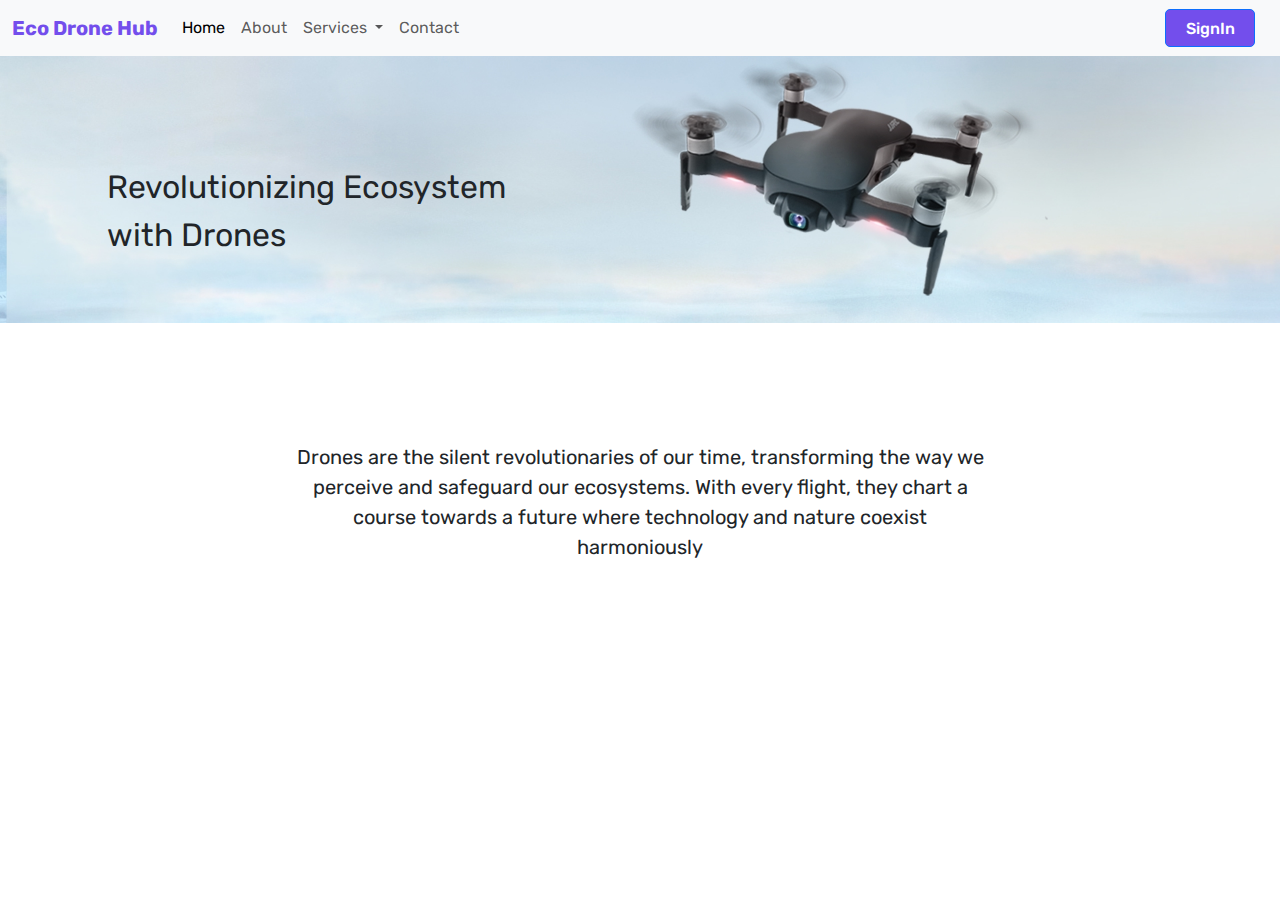
<file: index.html>
<!DOCTYPE html>
<html lang="en">
<head>
    <meta charset="UTF-8">
    <meta name="viewport" content="width=device-width, initial-scale=1.0">
    <title>Home - EcoDroneHub</title>
    <link rel="stylesheet" href="	https://cdn.jsdelivr.net/npm/bootstrap@5.3.2/dist/css/bootstrap.min.css">
    <link rel="stylesheet" href="style.css">
</head>
<body>
    <nav class="navbar navbar-expand-lg  bg-body-tertiary" >
        <div class="container-fluid">
          <a class="navbar-brand" href="/index.html">Eco Drone Hub</a>
          <button class="navbar-toggler" type="button" data-bs-toggle="collapse" data-bs-target="#navbarNavDropdown" aria-controls="navbarNavDropdown" aria-expanded="false" aria-label="Toggle navigation">
            <span class="navbar-toggler-icon"></span>
          </button>
          <div class="collapse navbar-collapse d-flex justify-content-between" id="navbarNavDropdown">
            <ul class="navbar-nav">
              <li class="nav-item">
                <a class="nav-link active" aria-current="page" href="/index.html">Home</a>
              </li>
              <li class="nav-item">
                <a class="nav-link" href="./About.html">About</a>
              </li>
              <li class="nav-item dropdown">
                <a class="nav-link dropdown-toggle" href="/" role="button" data-bs-toggle="dropdown" aria-expanded="false">
                  Services
                </a>
                <ul class="dropdown-menu">
                    <li><a class="dropdown-item" href="./services/Traffic.html">Traffic Monitoring</a></li>
                    <li><a class="dropdown-item" href="./services/agriculture.html">Agricultural Monitoring</a></li>
                    <li><a class="dropdown-item" href="./services/disaster.html">Disastor Monitoring</a></li>
                    <li><a class="dropdown-item" href="./services/delivery.html">Delivery</a></li>
                    <li><a class="dropdown-item" href="./services/search.html">Search and Rescue</a></li>
                  </ul>
              </li> 
              <li class="nav-item">
                <a class="nav-link" href="./Contact.html">Contact</a>
              </li>
              

            </ul>
            <form class="d-flex">
                <button class="btn signIn btn-outline-primary" type="submit">SignIn</button>
              </form>
          </div>
        </div>
      </nav>

      <section class="home">
        <div>
            <p>Revolutionizing Ecosystem<br> with Drones</p>
        </div>
      </section>

      <div class="content">
        <p>Drones are the silent revolutionaries of our time, transforming the way we perceive and safeguard our ecosystems. With every flight, they chart a course towards a future where technology and nature coexist harmoniously</p>
      </div>
    

    <script src="https://cdn.jsdelivr.net/npm/bootstrap@5.3.2/dist/js/bootstrap.bundle.min.js"></script>
</body>
</html>
</file>
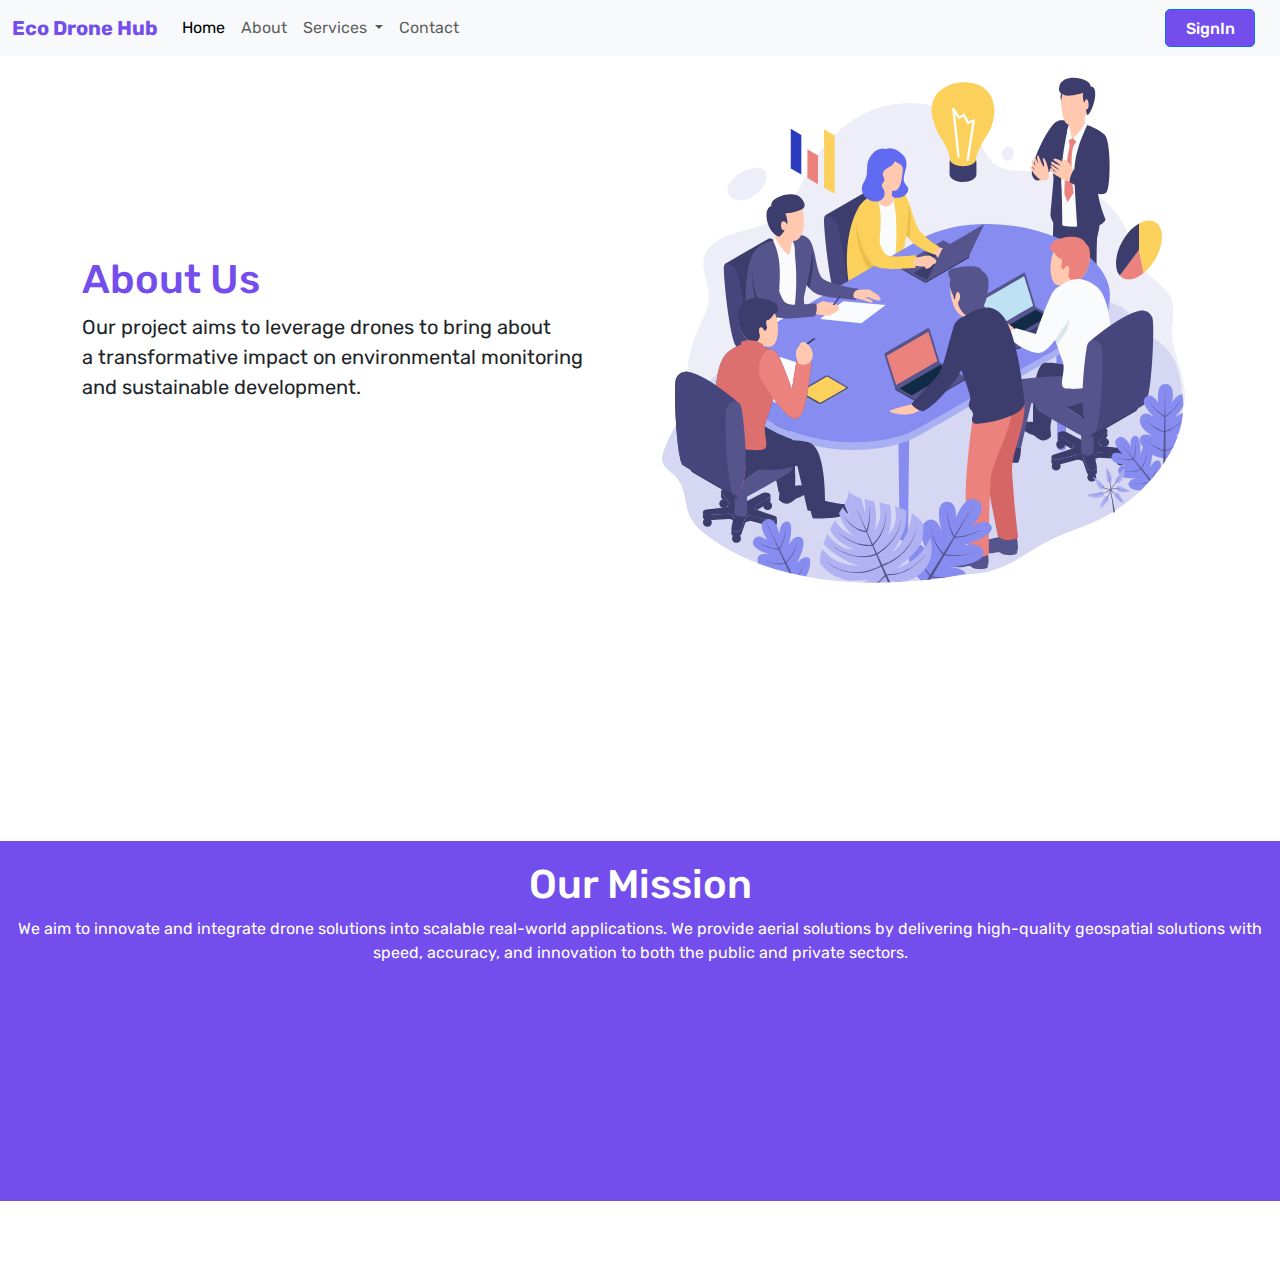
<file: About.html>
<!DOCTYPE html>
<html lang="en">
<head>
    <meta charset="UTF-8">
    <meta name="viewport" content="width=device-width, initial-scale=1.0">
    <title>About - Eco Drone Hub</title>
    <link rel="stylesheet" href="	https://cdn.jsdelivr.net/npm/bootstrap@5.3.2/dist/css/bootstrap.min.css">
    <link rel="stylesheet" href="style.css">
</head>
<body>
    <nav class="navbar navbar-expand-lg bg-dark bg-body-tertiary">
        <div class="container-fluid">
          <a class="navbar-brand" href="/">Eco Drone Hub</a>
          <button class="navbar-toggler" type="button" data-bs-toggle="collapse" data-bs-target="#navbarNavDropdown" aria-controls="navbarNavDropdown" aria-expanded="false" aria-label="Toggle navigation">
            <span class="navbar-toggler-icon"></span>
          </button>
          <div class="collapse navbar-collapse d-flex justify-content-between" id="navbarNavDropdown">
            <ul class="navbar-nav">
              <li class="nav-item">
                <a class="nav-link active" aria-current="page" href="/index.html">Home</a>
              </li>
              <li class="nav-item">
                <a class="nav-link" href="./About.html">About</a>
              </li>
              <li class="nav-item dropdown">
                <a class="nav-link dropdown-toggle" href="#" role="button" data-bs-toggle="dropdown" aria-expanded="false">
                  Services
                </a>
                <ul class="dropdown-menu">
                    <li><a class="dropdown-item" href="./services/Traffic.html">Traffic Monitoring</a></li>
                    <li><a class="dropdown-item" href="./services/agriculture.html">Agricultural Monitoring</a></li>
                    <li><a class="dropdown-item" href="./services/disaster.html">Disastor Monitoring</a></li>
                    <li><a class="dropdown-item" href="./services/delivery.html">Delivery</a></li>
                    <li><a class="dropdown-item" href="./services/search.html">Search and Rescue</a></li>
                  </ul>
              </li> 
              <li class="nav-item">
                <a class="nav-link" href="./Contact.html">Contact</a>
              </li>
              
            </ul>
            <form class="d-flex">
                <button class="btn btn-outline-primary" type="submit">SignIn</button>
              </form>
          </div>
        </div>
      </nav>
      
      <section class="about">
        <div class="container">
            <div class="box1">
                <h1>About Us</h1>
                <p>Our project aims to leverage drones to bring about<br> a transformative impact on environmental monitoring <br>and sustainable development.</p>
            </div>
            <div class="box2">
                <img src="./images/about.svg" alt="img">
            </div>
        </div>

        <div class="mission">
            <h1>Our Mission</h1>
            <p>We aim to innovate and integrate drone solutions into scalable real-world applications. We provide aerial solutions by delivering high-quality geospatial solutions with speed, accuracy, and innovation to both the public and private sectors.</p>
        </div>
      </section>



    <script src="https://cdn.jsdelivr.net/npm/bootstrap@5.3.2/dist/js/bootstrap.bundle.min.js"></script>
</body>
</html>
</file>
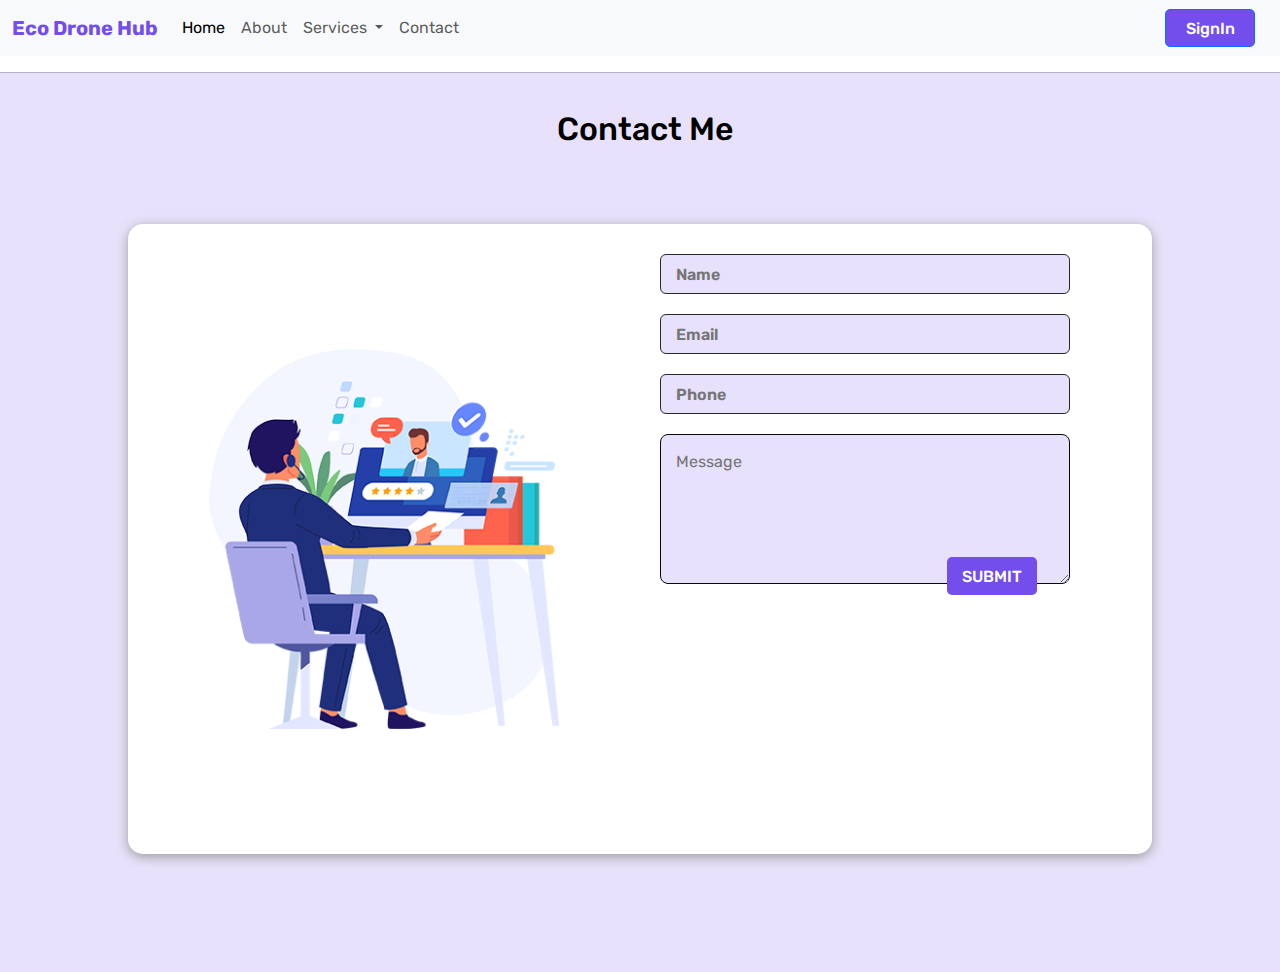
<file: Contact.html>
<!DOCTYPE html>
<html lang="en">
<head>
    <meta charset="UTF-8">
    <meta name="viewport" content="width=device-width, initial-scale=1.0">
    <title>Contact - Eco Drone Hub</title>
    <link rel="stylesheet" href="	https://cdn.jsdelivr.net/npm/bootstrap@5.3.2/dist/css/bootstrap.min.css">
    <link rel="stylesheet" href="./style.css">
</head>
<body>
    <nav class="navbar navbar-expand-lg bg-dark bg-body-tertiary" >
        <div class="container-fluid">
          <a class="navbar-brand" href="/">Eco Drone Hub</a>
          <button class="navbar-toggler" type="button" data-bs-toggle="collapse" data-bs-target="#navbarNavDropdown" aria-controls="navbarNavDropdown" aria-expanded="false" aria-label="Toggle navigation">
            <span class="navbar-toggler-icon"></span>
          </button>
          <div class="collapse navbar-collapse d-flex justify-content-between" id="navbarNavDropdown">
            <ul class="navbar-nav">
              <li class="nav-item">
                <a class="nav-link active" aria-current="page" href="/">Home</a>
              </li>
              <li class="nav-item">
                <a class="nav-link" href="./About.html">About</a>
              </li>
              <li class="nav-item dropdown">
                <a class="nav-link dropdown-toggle" href="#" role="button" data-bs-toggle="dropdown" aria-expanded="false">
                  Services
                </a>
                <ul class="dropdown-menu">
                  <li><a class="dropdown-item" href="./services/Traffic.html">Traffic Monitoring</a></li>
                  <li><a class="dropdown-item" href="./services/agriculture.html">Agricultural Monitoring</a></li>
                  <li><a class="dropdown-item" href="./services/disaster.html">Disastor Monitoring</a></li>
                  <li><a class="dropdown-item" href="./services/delivery.html">Delivery</a></li>
                  <li><a class="dropdown-item" href="./services/search.html">Search and Rescue</a></li>
                </ul>
              </li> 
              <li class="nav-item">
                <a class="nav-link" href="./Contact.html">Contact</a>
              </li>
              
            </ul>
            <form class="d-flex">
                <button class="btn btn-outline-primary" type="submit">SignIn</button>
              </form>
          </div>
        </div>
      </nav>
      
      <section class="Contact" id="Contact">
        <hr />
        <header><ion-icon name="call"></ion-icon>Contact Me</header>
        <div class="page1">
          <div class="pic">
            <img class="contact-img" src="images/contact1.png" alt="" />
          </div>
          <div class="contact-form">
            <form action="">
              <div class="input-box">
                <input type="text" placeholder="Name" class="input" />
              </div>

              <div class="input-box">
                <input type="email" placeholder="Email" class="input" />
              </div>

              <div class="input-box">
                <input type="tel" placeholder="Phone" class="input" />
              </div>

              <textarea
                placeholder="Message"
                name="Message"
                id=""
                cols="30"
                rows="10"
              ></textarea>
              <div class="btn">SUBMIT</div>
            </form>
          </div>
        </div>
      </section>


    <script src="https://cdn.jsdelivr.net/npm/bootstrap@5.3.2/dist/js/bootstrap.bundle.min.js"></script>
</body>
</html>
</file>
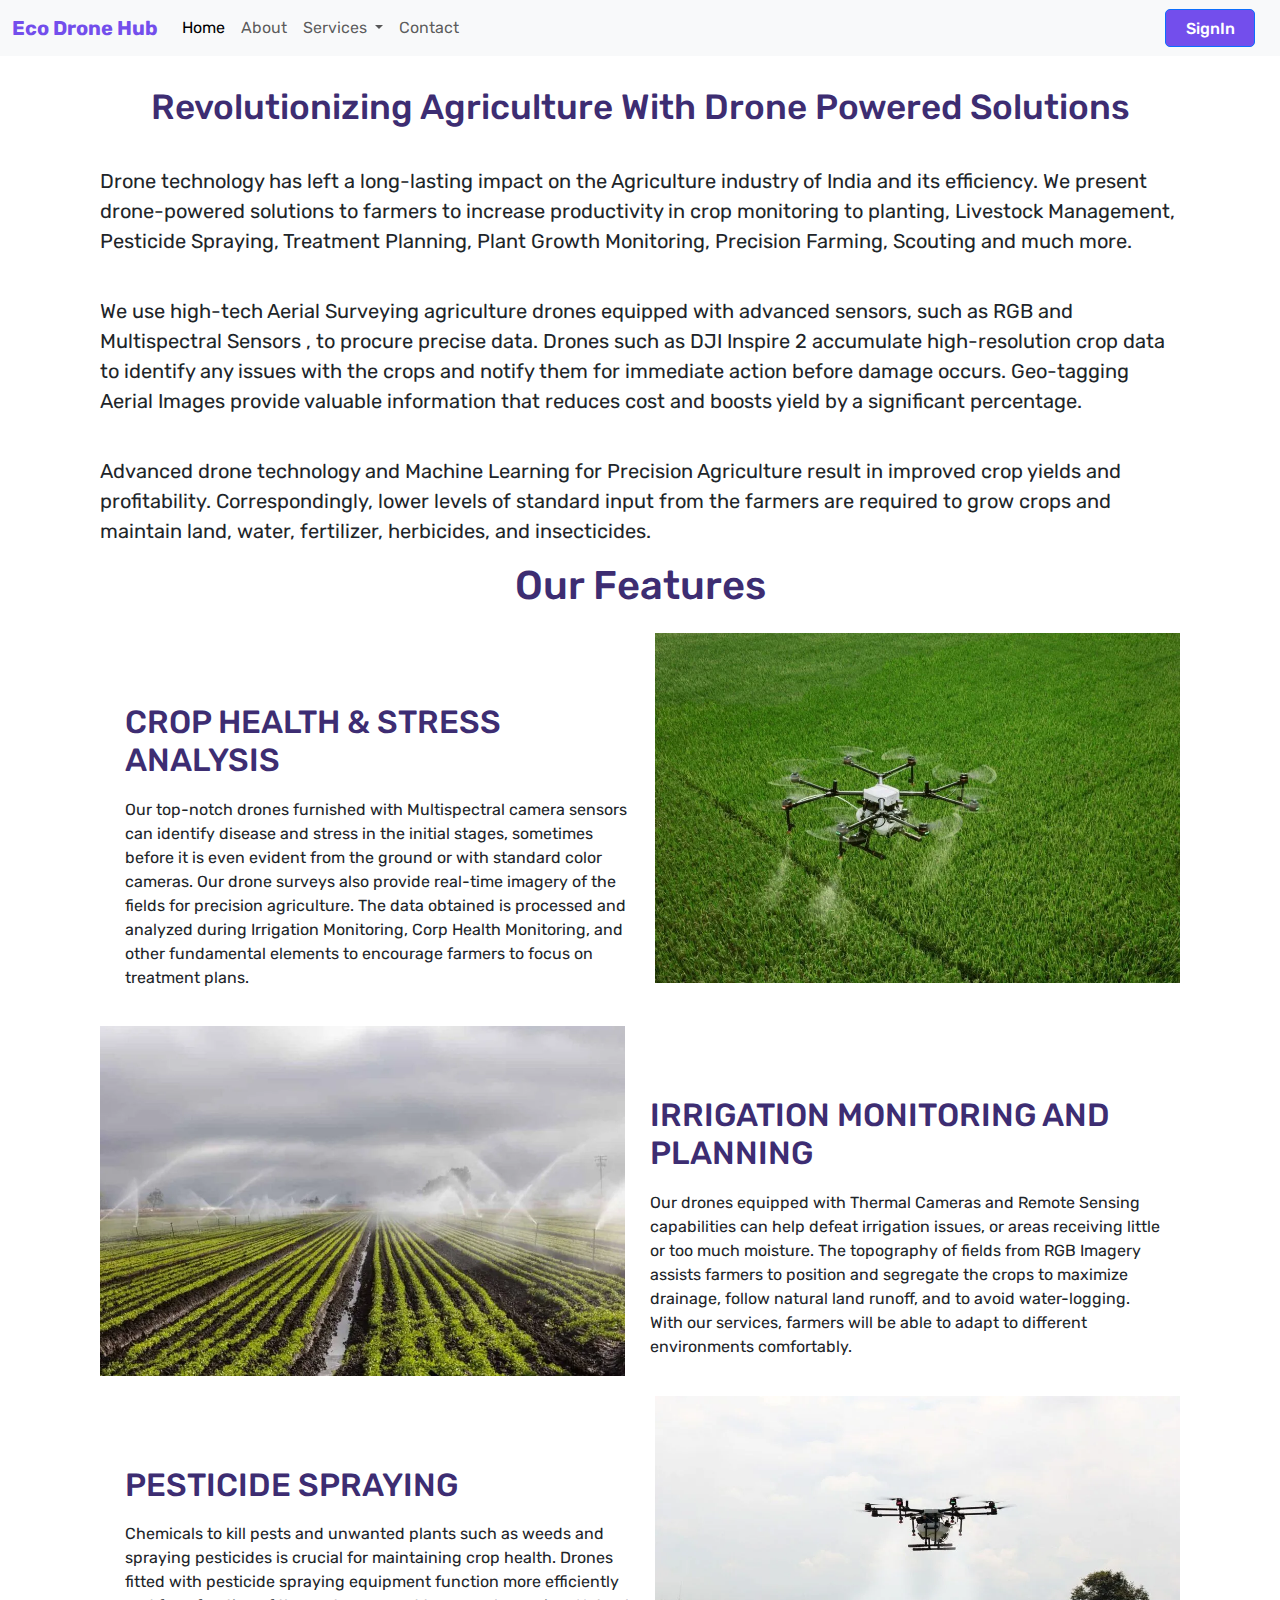
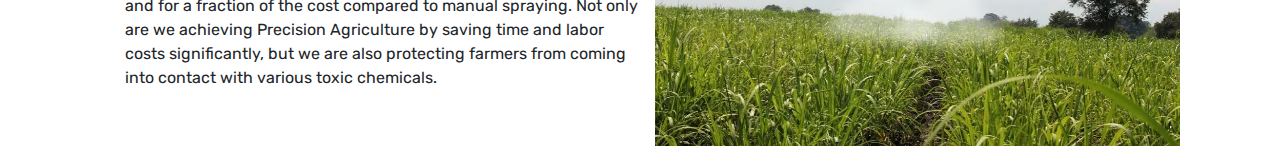
<file: services/agriculture.html>
<!DOCTYPE html>
<html lang="en">
  <head>
    <meta charset="UTF-8" />
    <meta name="viewport" content="width=device-width, initial-scale=1.0" />
    <title>Agriculture - EcoDroneHub</title>
    <link
      rel="stylesheet"
      href="	https://cdn.jsdelivr.net/npm/bootstrap@5.3.2/dist/css/bootstrap.min.css"
    />
    <link rel="stylesheet" href="../style.css" />
  </head>
  <body>
    <nav class="navbar navbar-expand-lg bg-dark bg-body-tertiary">
        <div class="container-fluid">
          <a class="navbar-brand" href="../index.html">Eco Drone Hub</a>
          <button class="navbar-toggler" type="button" data-bs-toggle="collapse" data-bs-target="#navbarNavDropdown" aria-controls="navbarNavDropdown" aria-expanded="false" aria-label="Toggle navigation">
            <span class="navbar-toggler-icon"></span>
          </button>
          <div class="collapse navbar-collapse d-flex justify-content-between" id="navbarNavDropdown">
            <ul class="navbar-nav">
              <li class="nav-item">
                <a class="nav-link active" aria-current="page" href="../index.html">Home</a>
              </li>
              <li class="nav-item">
                <a class="nav-link" href="../About.html">About</a>
              </li>
              <li class="nav-item dropdown">
                <a class="nav-link dropdown-toggle" href="#" role="button" data-bs-toggle="dropdown" aria-expanded="false">
                  Services
                </a>
                <ul class="dropdown-menu">
                    <li><a class="dropdown-item" href="./services/Traffic.html">Traffic Monitoring</a></li>
                    <li><a class="dropdown-item" href="./services/agriculture.html">Agricultural Monitoring</a></li>
                    <li><a class="dropdown-item" href="./services/disaster.html">Disastor Monitoring</a></li>
                    <li><a class="dropdown-item" href="./services/delivery.html">Delivery</a></li>
                    <li><a class="dropdown-item" href="./services/search.html">Search and Rescue</a></li>
                  </ul>
              </li> 
              <li class="nav-item">
                <a class="nav-link" href="../Contact.html">Contact</a>
              </li>
              
            </ul>
            <form class="d-flex">
                <button class="btn btn-outline-primary" type="submit">SignIn</button>
              </form>
          </div>
        </div>
      </nav>

    <section class="agriculture">
      <h1>Revolutionizing Agriculture With Drone Powered Solutions</h1>
      <p>
        Drone technology has left a long-lasting impact on the Agriculture
        industry of India and its efficiency. We present drone-powered solutions
        to farmers to increase productivity in crop monitoring to planting,
        Livestock Management, Pesticide Spraying, Treatment Planning, Plant
        Growth Monitoring, Precision Farming, Scouting and much more.
      </p>
      <br />
      <p>
        We use high-tech Aerial Surveying agriculture drones equipped with
        advanced sensors, such as RGB and Multispectral Sensors , to procure
        precise data. Drones such as DJI Inspire 2 accumulate high-resolution
        crop data to identify any issues with the crops and notify them for
        immediate action before damage occurs. Geo-tagging Aerial Images provide
        valuable information that reduces cost and boosts yield by a significant
        percentage.
      </p>
      <br />
      <p>
        Advanced drone technology and Machine Learning for Precision Agriculture
        result in improved crop yields and profitability. Correspondingly, lower
        levels of standard input from the farmers are required to grow crops and
        maintain land, water, fertilizer, herbicides, and insecticides.
      </p>
    </section>
    <section class="agri-features">
      <h1>Our Features</h1>
      <div class="boxes">
        <div class="text">
          <h2>CROP HEALTH & STRESS ANALYSIS</h2>
          <p>
            Our top-notch drones furnished with Multispectral camera sensors can
            identify disease and stress in the initial stages, sometimes before
            it is even evident from the ground or with standard color cameras.
            Our drone surveys also provide real-time imagery of the fields for
            precision agriculture. The data obtained is processed and analyzed
            during Irrigation Monitoring, Corp Health Monitoring, and other
            fundamental elements to encourage farmers to focus on treatment
            plans.
          </p>
        </div>
        <div class="img">
          <img src="../images/services/agri1.webp" alt="" />
        </div>
      </div>
      <div class="boxes">
        <div class="img">
          <img src="../images/services/agri2.webp" alt="" />
        </div>
        <div class="text">
          <h2>IRRIGATION MONITORING AND PLANNING</h2>
          <p>
            Our drones equipped with Thermal Cameras and Remote Sensing capabilities can help defeat irrigation issues, or areas receiving little or too much moisture. The topography of fields from RGB Imagery assists farmers to position and segregate the crops to maximize drainage, follow natural land runoff, and to avoid water-logging. With our services, farmers will be able to adapt to different environments comfortably.
          </p>
        </div>
      </div>
      <div class="boxes">
        
        <div class="text">
          <h2>PESTICIDE SPRAYING</h2>
          <p>
            Chemicals to kill pests and unwanted plants such as weeds and spraying pesticides is crucial for maintaining crop health. Drones fitted with pesticide spraying equipment function more efficiently and for a fraction of the cost compared to manual spraying. Not only are we achieving Precision Agriculture by saving time and labor costs significantly, but we are also protecting farmers from coming into contact with various toxic chemicals.
          </p>
        </div>
        <div class="img">
          <img src="../images/services/agri3.webp" alt="" />
        </div>
      </div>
    </section>
  </body>
</html>
</file>
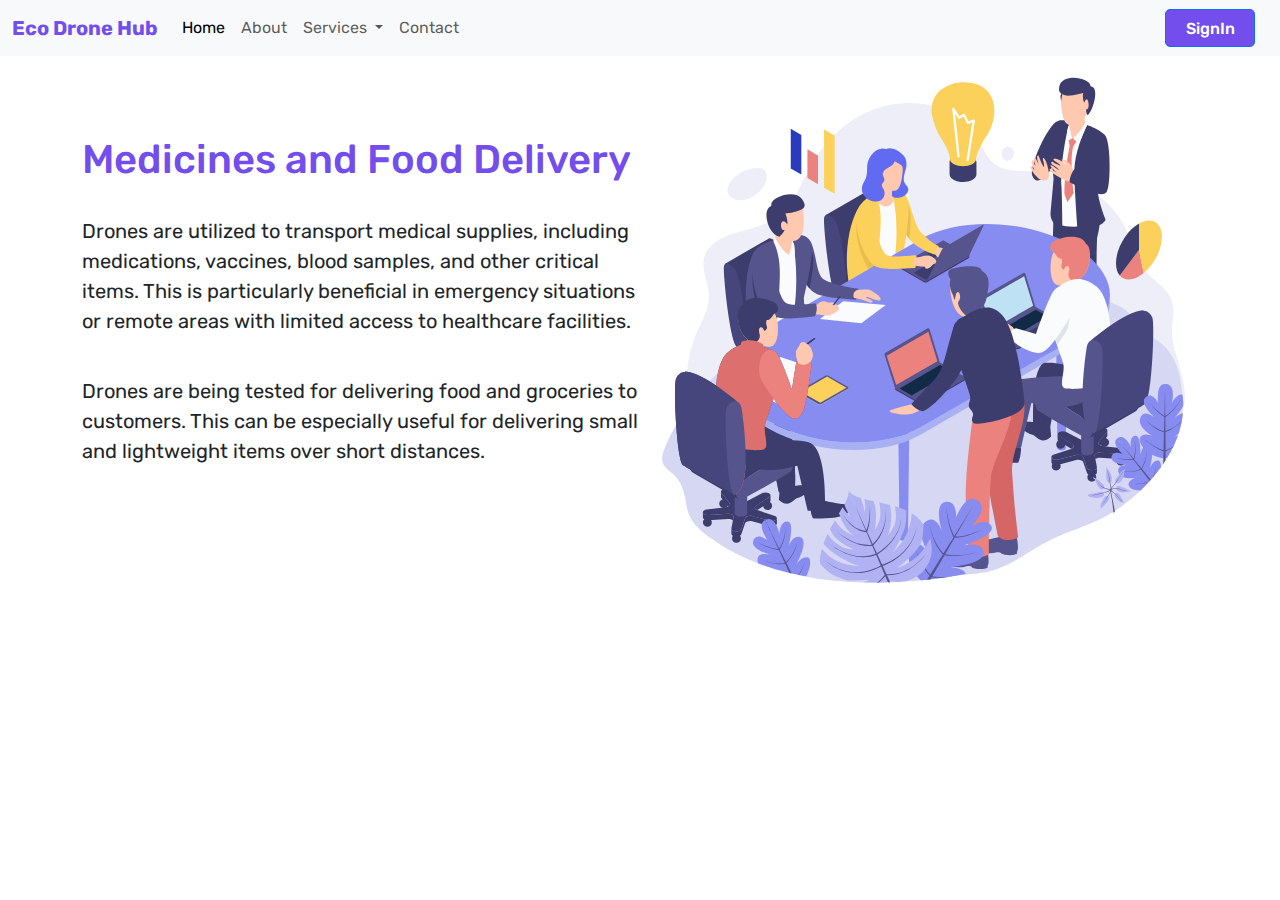
<file: services/delivery.html>
<!DOCTYPE html>
<html lang="en">
<head>
    <meta charset="UTF-8">
    <meta name="viewport" content="width=device-width, initial-scale=1.0">
    <title>Delivery - EcoDroneHub</title>
    <link rel="stylesheet" href="	https://cdn.jsdelivr.net/npm/bootstrap@5.3.2/dist/css/bootstrap.min.css">
    <link rel="stylesheet" href="../style.css">
</head>
<body>
    <nav class="navbar navbar-expand-lg  bg-body-tertiary" >
        <div class="container-fluid">
          <a class="navbar-brand" href="../index.html">Eco Drone Hub</a>
          <button class="navbar-toggler" type="button" data-bs-toggle="collapse" data-bs-target="#navbarNavDropdown" aria-controls="navbarNavDropdown" aria-expanded="false" aria-label="Toggle navigation">
            <span class="navbar-toggler-icon"></span>
          </button>
          <div class="collapse navbar-collapse d-flex justify-content-between" id="navbarNavDropdown">
            <ul class="navbar-nav">
              <li class="nav-item">
                <a class="nav-link active" aria-current="page" href="../index.html">Home</a>
              </li>
              <li class="nav-item">
                <a class="nav-link" href="../About.html">About</a>
              </li>
              <li class="nav-item dropdown">
                <a class="nav-link dropdown-toggle" href="#" role="button" data-bs-toggle="dropdown" aria-expanded="false">
                  Services
                </a>
                <ul class="dropdown-menu">
                    <li><a class="dropdown-item" href="./services/Traffic.html">Traffic Monitoring</a></li>
                    <li><a class="dropdown-item" href="./services/agriculture.html">Agricultural Monitoring</a></li>
                    <li><a class="dropdown-item" href="./services/disaster.html">Disastor Monitoring</a></li>
                    <li><a class="dropdown-item" href="./services/delivery.html">Delivery</a></li>
                    <li><a class="dropdown-item" href="./services/search.html">Search and Rescue</a></li>
                  </ul>
              </li> 
              <li class="nav-item">
                <a class="nav-link" href="../Contact.html">Contact</a>
              </li>
              

            </ul>
            <form class="d-flex">
                <button class="btn signIn btn-outline-primary" type="submit">SignIn</button>
              </form>
          </div>
        </div>
      </nav>

      <section class="delivery">
        <div class="container">
            <div class="box1">
                <h1>Medicines and Food Delivery</h1><br>
                <p>Drones are utilized to transport medical supplies, including medications, vaccines, blood samples, and other critical items. This is particularly beneficial in emergency situations or remote areas with limited access to healthcare facilities.
                </p>
                <br>
                <p>Drones are being tested for delivering food and groceries to customers. This can be especially useful for delivering small and lightweight items over short distances.
                </p>
            </div>
            <div class="box2">
                <img src="../images/about.svg" alt="img">
            </div>
        </div>
      </section>
</body>
</html>
</file>
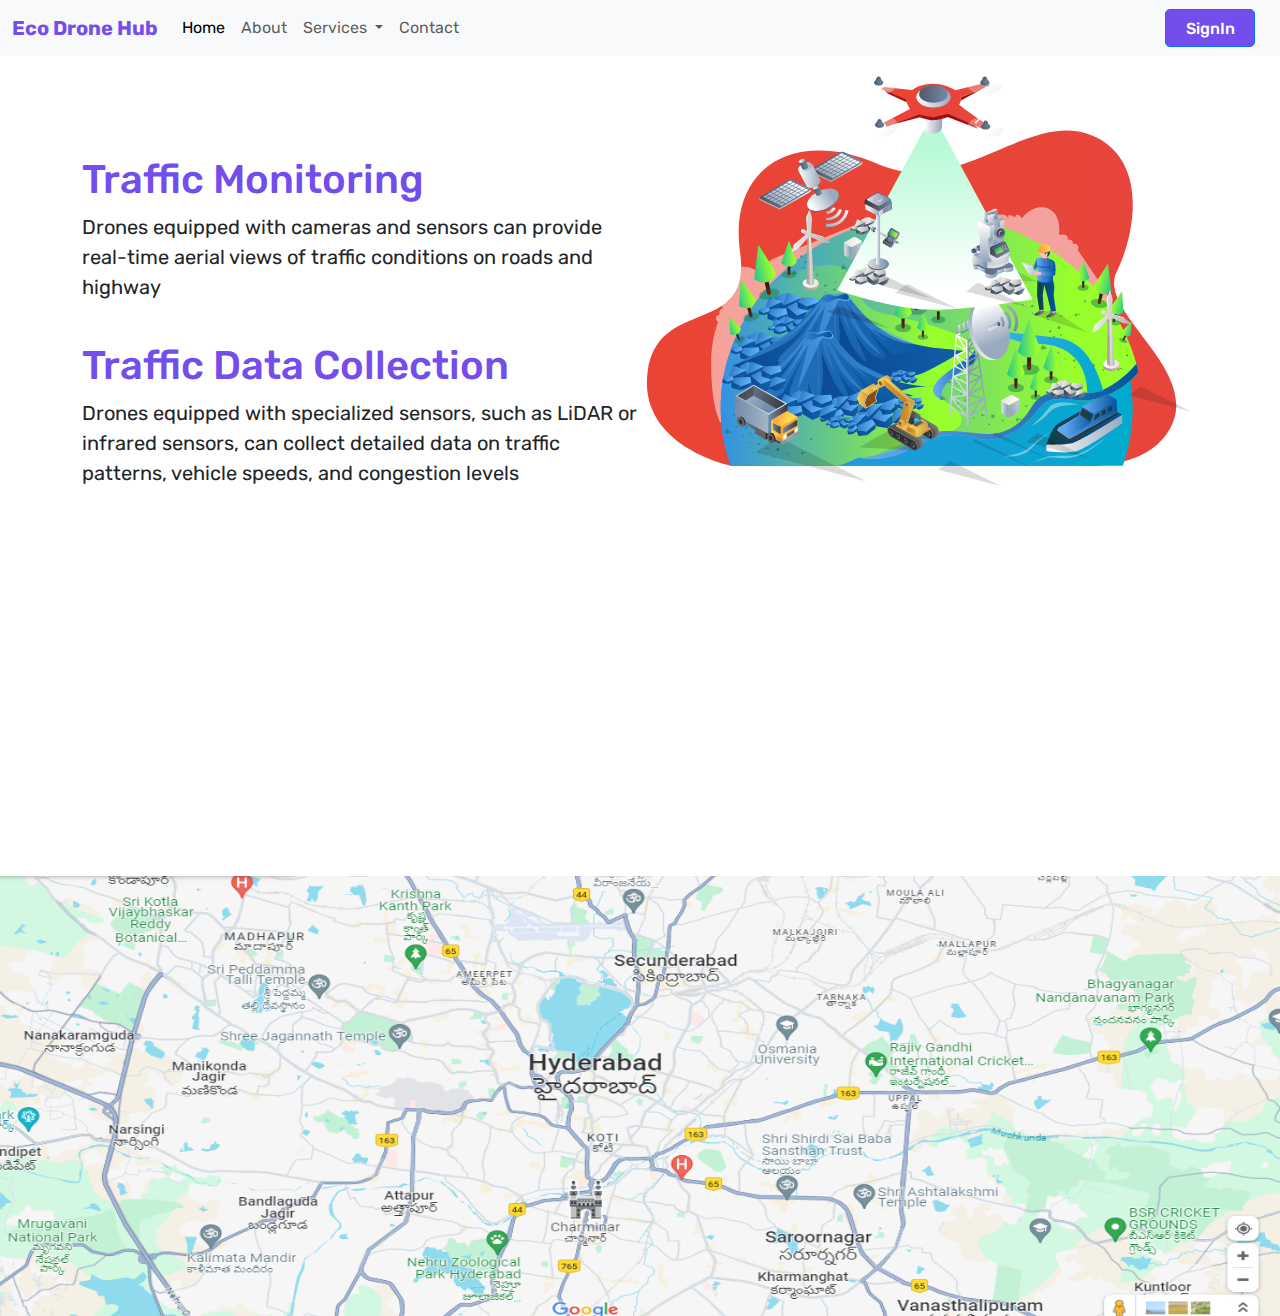
<file: services/Traffic.html>
<!DOCTYPE html>
<html lang="en">
<head>
    <meta charset="UTF-8">
    <meta name="viewport" content="width=device-width, initial-scale=1.0">
    <title>Traffic - EcoDroneHub</title>
    <link rel="stylesheet" href="	https://cdn.jsdelivr.net/npm/bootstrap@5.3.2/dist/css/bootstrap.min.css">
    <link rel="stylesheet" href="../style.css">
</head>
<body>
    <nav class="navbar navbar-expand-lg  bg-body-tertiary" >
        <div class="container-fluid">
          <a class="navbar-brand" href="../index.html">Eco Drone Hub</a>
          <button class="navbar-toggler" type="button" data-bs-toggle="collapse" data-bs-target="#navbarNavDropdown" aria-controls="navbarNavDropdown" aria-expanded="false" aria-label="Toggle navigation">
            <span class="navbar-toggler-icon"></span>
          </button>
          <div class="collapse navbar-collapse d-flex justify-content-between" id="navbarNavDropdown">
            <ul class="navbar-nav">
              <li class="nav-item">
                <a class="nav-link active" aria-current="page" href="../index.html">Home</a>
              </li>
              <li class="nav-item">
                <a class="nav-link" href="../About.html">About</a>
              </li>
              <li class="nav-item dropdown">
                <a class="nav-link dropdown-toggle" href="#" role="button" data-bs-toggle="dropdown" aria-expanded="false">
                  Services
                </a>
                <ul class="dropdown-menu">
                    <li><a class="dropdown-item" href="./services/Traffic.html">Traffic Monitoring</a></li>
                    <li><a class="dropdown-item" href="./services/agriculture.html">Agricultural Monitoring</a></li>
                    <li><a class="dropdown-item" href="./services/disaster.html">Disastor Monitoring</a></li>
                    <li><a class="dropdown-item" href="./services/delivery.html">Delivery</a></li>
                    <li><a class="dropdown-item" href="./services/search.html">Search and Rescue</a></li>
                  </ul>
              </li> 
              <li class="nav-item">
                <a class="nav-link" href="../Contact.html">Contact</a>
              </li>
              

            </ul>
            <form class="d-flex">
                <button class="btn signIn btn-outline-primary" type="submit">SignIn</button>
              </form>
          </div>
        </div>
      </nav>

      <section class="traffic">
        <div class="container">
            <div class="box1">
                <h1>Traffic Monitoring</h1>
                <p>Drones equipped with cameras and sensors can provide real-time aerial views of traffic conditions on roads and highway
                </p>
                <br>
                <h1>Traffic Data Collection</h1>
                <p> Drones equipped with specialized sensors, such as             LiDAR or infrared sensors, can collect detailed data on traffic patterns, vehicle speeds, and congestion levels
                </p>
            </div>
            <div class="box2">
                <img src="../images/banner-vector.svg" alt="img">
            </div>
        </div>
      </section>
      <footer>
        <img src="../images/services/map.png" alt="">
      </footer>
</body>
</html>
</file>
<file: style.css>
@import url('https://fonts.googleapis.com/css2?family=Jost:ital,wght@0,200;1,200&family=Rubik:wght@300;400;500&display=swap');

*{
    padding: 0;
    margin: 0;
    box-sizing: border-box;
    
    font-family: 'Rubik', sans-serif;
}

body{
    overflow-x: hidden;
}

.navbar-brand{
    color:#734eec;
    font-weight: bold;
}

/* home */
.home{
    min-height: 5vh;
    min-width: 100vw;
    background: url("./images/bg1.jpg");
    background-repeat: no-repeat;
    background-size:contain;
}

.home p{
    padding: 107px;
    font-size: 32px;
}

.content{
    height: 200px;
    padding-top: 50px;
    font-size: 20px;
}
.content p{
    padding: 10px 290px;
    text-align: center;
}

/* about */
.btn{    
    position: relative;
    right: 33px !important; 
    bottom: -4px !important;
}

.container{
    height: 80vh;
    display: flex;
    justify-content: space-around;
}

.container .box1{
    height: 90vh;
    width: 45vw;
    padding: 200px 0;
}

.container .box1 h1{
    color: #734eec;
    font-family: 'Rubik', sans-serif;
}

.container .box1 p{
    padding: 10 100px ;
    font-size: 20px;
    font-family: 'Rubik', sans-serif;
}

.container .box2{
    height: 90vh;
    width: 45vw;
    
}

.mission {
    margin: 65px 0;
    background-color: #734eec;
    height: 40vh;
    width: 100%;
    
}
.mission h1{
    padding-top: 20px;
    color: #fff;
    text-align: center;
    font-family: 'Rubik', sans-serif;
}
.mission p{
    color: #fff;
    text-align: center;
    font-family: 'Rubik', sans-serif;
}



/* services */

/* -->Traffic */

.traffic .container .box1{
    height: 90vh;
    width: 45vw;
    padding: 100px 0 !important;
}

footer img {
    height: 60vh;
    width: 100%;
    padding-top: 100px;
}

/* agriculture */

.agriculture h1{
    color: #3d2d72;
    font-size: 35px;
    text-align: center;
    padding: 30px 0;
}
.agriculture p{
    padding: 0 100px;
    font-size: 20px;
}

.agri-features h1{
    text-align: center;
    color: #3d2d72;
    padding-bottom: 5px;
}

/* delivery */
.boxes{
    display: flex;
    justify-content: space-around;
    padding: 10px 100px;
}

.delivery .box1{
    padding-top: 80px !important;
}

.boxes .text{
    padding-right: 15px;
    padding-left: 25px;
    padding-top: 70px;
}

.boxes .text h2{
    color: #3d2d72;
    padding-bottom: 10px;
}

.boxes img{
    height: 350px;
}

/* contact */

.Contact {
    min-height: 100vh;
    background-color: rgb(231 225 251);
    width: 100%;
  }
  
  .Contact header {
    height: 80px;
    margin-bottom: 55px;
    width: 100%;
    color: black;
    font-size: 2rem;
    font-weight: 500;
    padding: 0 30px;
    display: flex;
    align-items: center;
    justify-content: center;
  }
  .Contact header  ion-icon{
    padding-right: 10px;
  }
  
  .Contact .page1 {
    position: relative;
    z-index: 33;
    background-color: #fff;
    height: 70vh;
    width: 80%;
    display: flex;
    align-items: center;
    justify-content: center;
    margin: auto;
    border-radius: 15px;
    box-shadow: 0px 3px 12px 0px #9e9d9d;
    display: grid;
    grid-template-columns: repeat(2, 1fr);
    overflow: hidden;
  }
  
  .Contact .page1 .pic {
    height: 100%;
    width: 100%;
    display: flex;
    justify-content: center;
    align-items: center;
  }
  
  .pic .contact-img {
    width: 350px;
  }
  
  .Contact .page1 .contact-form {
    height: 100%;
    width: 100%;
  }
  
  .pic img {
    width: 300px;
  }
  
  .contact-form .text {
    position: relative;
    text-align: center;
    height: 52px;
    font-size: 36px;
  }
  
  form {
    position: relative;
    left: 20px;
    width: 80%;
    margin-top: 30px;
  }
  
  .input-box {
    height: 40px;
    margin: 20px 0;
  }
  .input {
    height: 100%;
    width: 100%;
    border-radius: 6px;
    background: transparent;
    border: 1px solid #292929;
    padding: 15px;
    color: black;
    background-color: rgb(231 225 251);
    font-weight: 600;
  }
  
  textarea {
    height: 150px;
    width: 100%;
    border-radius: 8px;
    background: transparent;
    border: 1px solid #080808;
    padding: 15px;
    overflow: hidden;
    background-color: rgb(231 225 251);
  }
  
  form .btn {
    position: absolute;
    right: 0;
    bottom: -45px;
    height: 38px;
    width: 90px;
    border-radius: 5px;
    background-color:#734eec;
    text-align: center;
    padding-top: 7px;
    color: #fff;
    font-weight: 500;
    cursor: pointer;
  }
</file>
